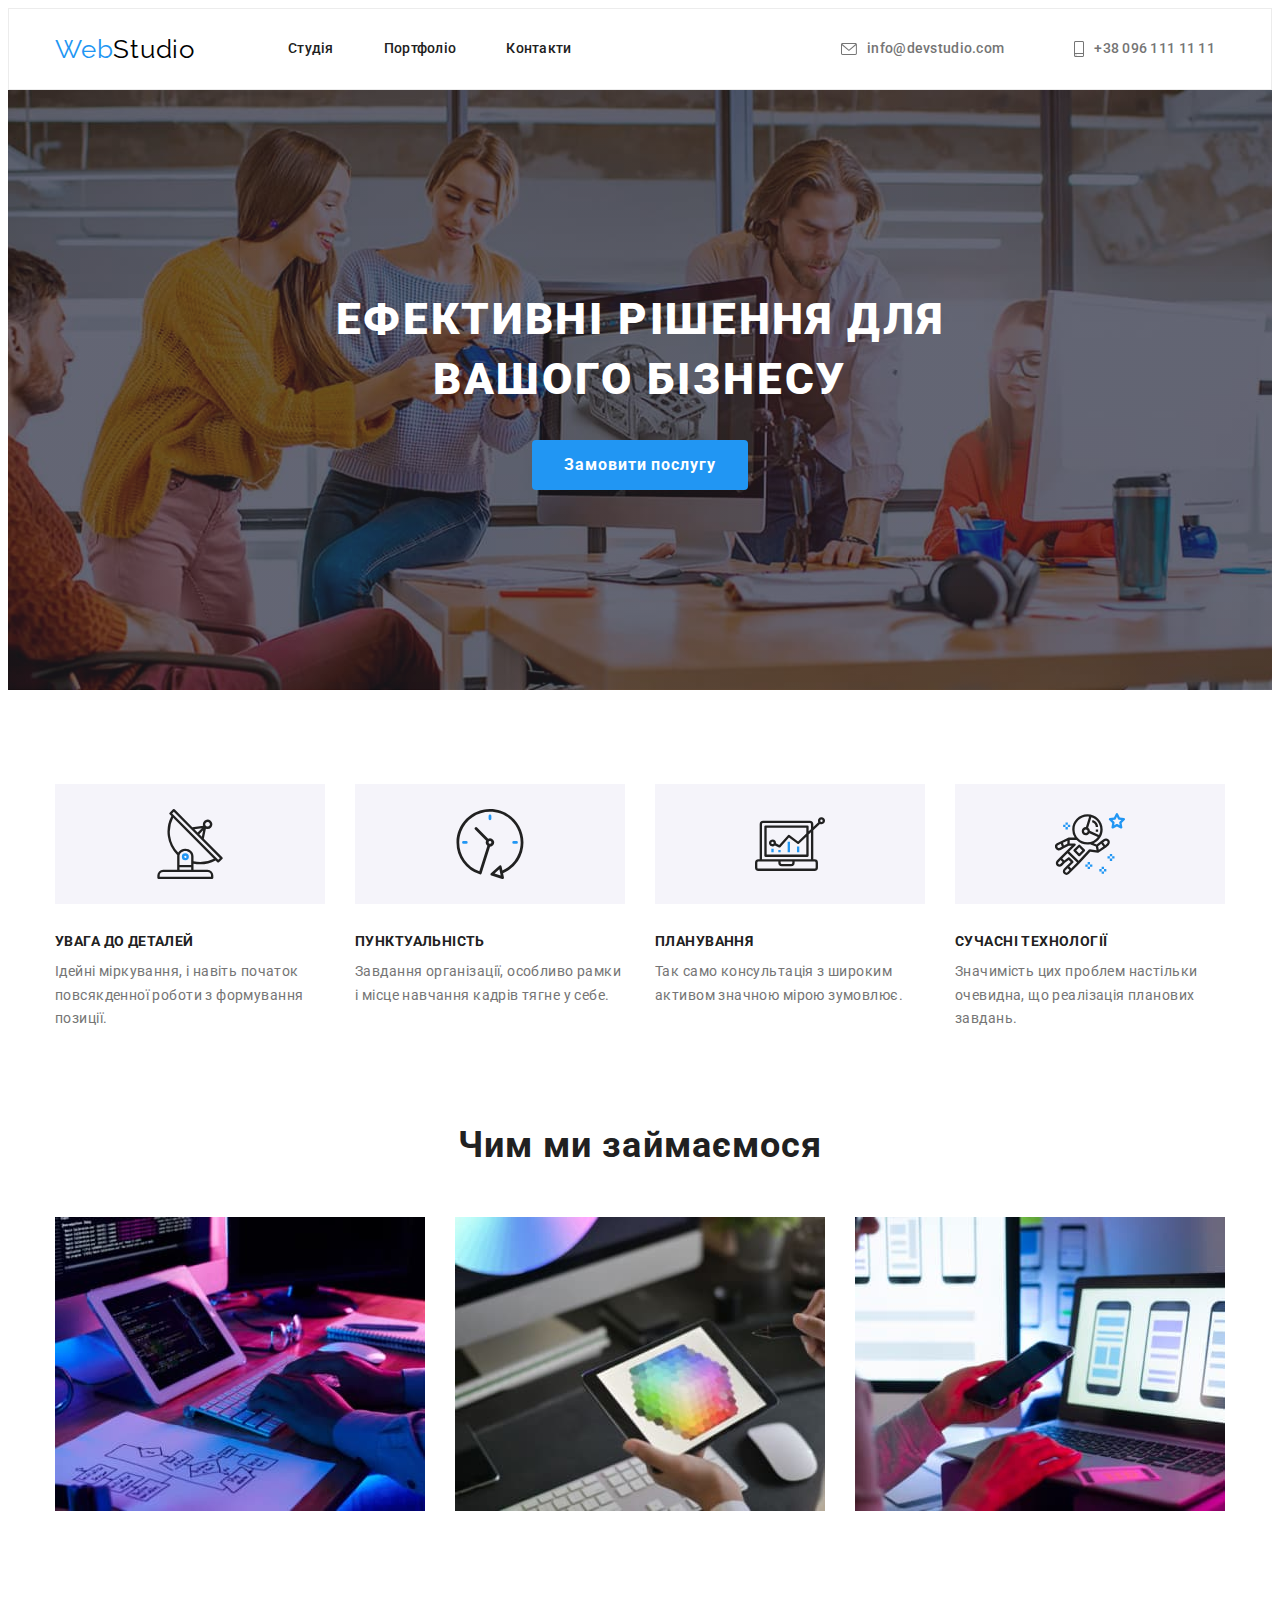
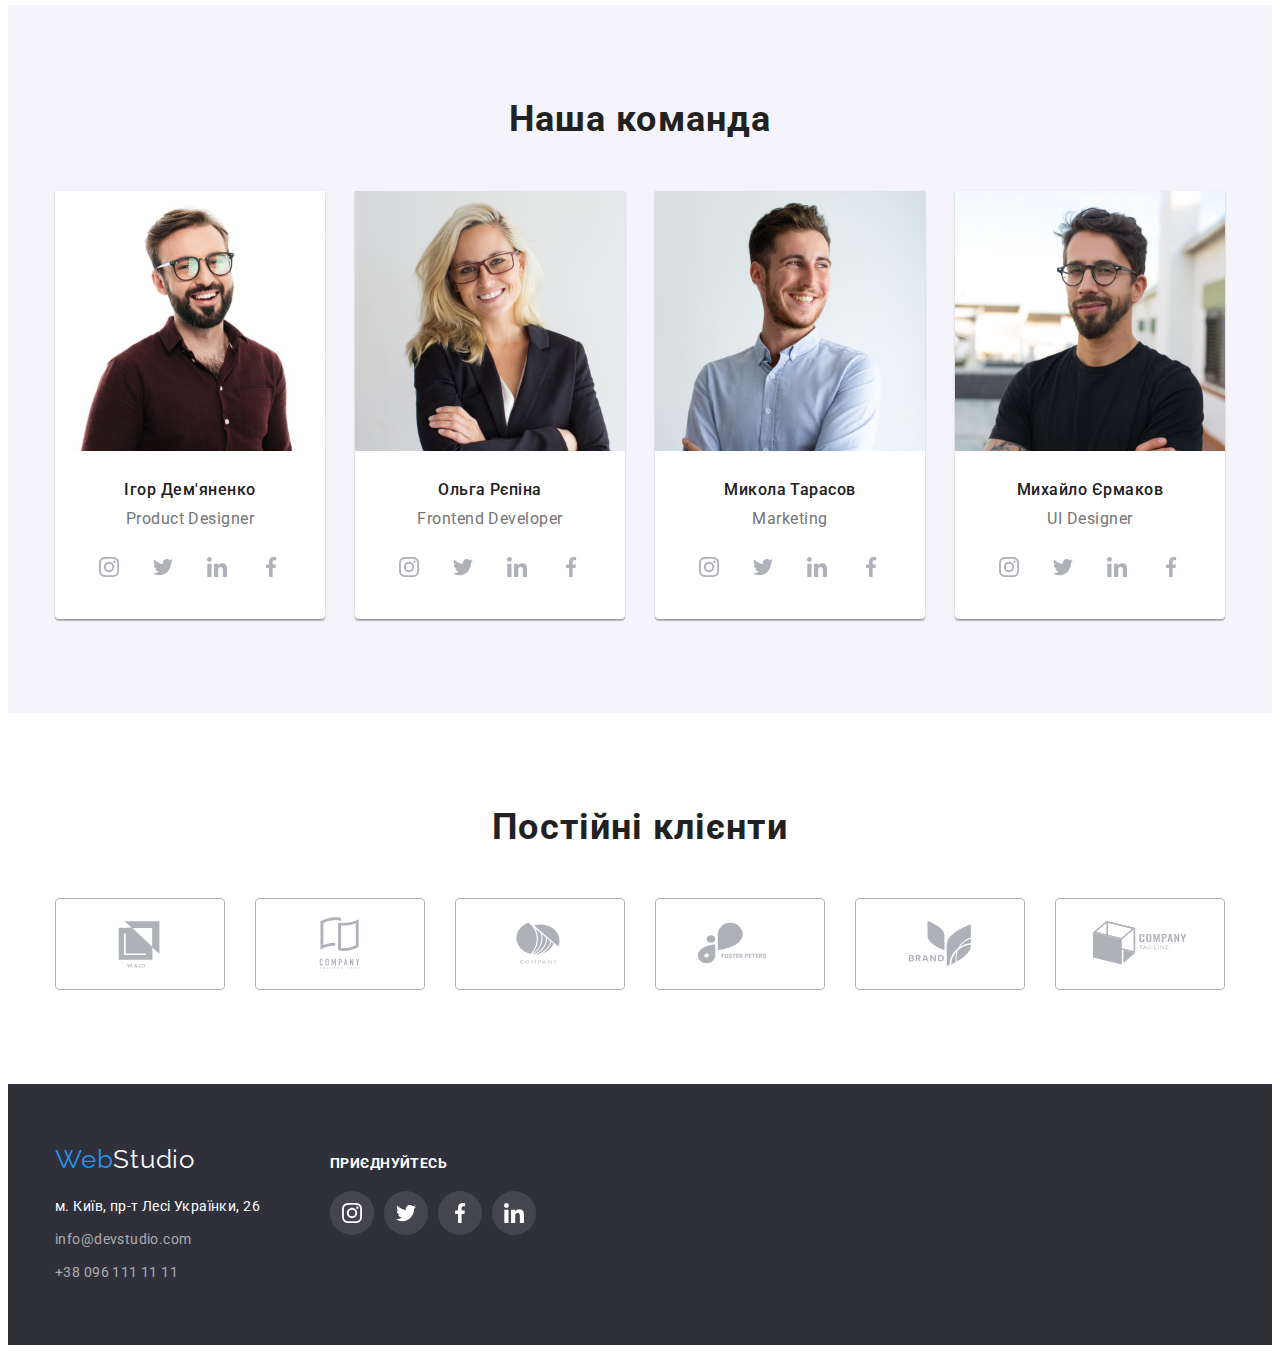
<file: index.html>
<!DOCTYPE html>
<html lang="uk">

<head>
    <meta charset="UTF-8">
    <meta http-equiv="X-UA-Compatible" content="IE=edge">
    <meta name="viewport" content="width=device-width, initial-scale=1.0">
    <title>Document</title>

    <link rel="preconnect" href="https://fonts.googleapis.com">
    <link rel="preconnect" href="https://fonts.gstatic.com" crossorigin>
    <link
        href="https://fonts.googleapis.com/css2?family=Raleway:wght@700&family=Roboto:wght@400;500;700;900&display=swap"
        rel="stylesheet">
    <link rel="stylesheet" href="https://cdnjs.cloudflare.com/ajax/libs/modern-normalize/1.1.0/modern-normalize.min.css"
        integrity="sha512-wpPYUAdjBVSE4KJnH1VR1HeZfpl1ub8YT/NKx4PuQ5NmX2tKuGu6U/JRp5y+Y8XG2tV+wKQpNHVUX03MfMFn9Q=="
        crossorigin="anonymous" referrerpolicy="no-referrer" />
    <link rel="stylesheet" href="./css/styles.css">
</head>

<body>
    <header class="header">
        <div class="container header-container">
            <nav class="navigation">
                <a class="logo header-logo" href="./index.html"> <span class="logo-accent">Web</span>Studio</a>
                <ul class="navigation-list">
                    <li class="navigation-item">
                        <a class="nav-title" href="./index.html">Студія</a>
                    </li>
                    <li class="navigation-item">
                        <a class="nav-title" href="./portfolio.html">Портфоліо </a>
                    </li>
                    <li class="navigation-item">
                        <a class="nav-title" href="#"> Контакти </a>
                    </li>
                </ul>
            </nav>
            <ul class="contact-and-mail">
                <li class="contacts-item">
                    <a class="contacts" href="mailto:info@devstudio.com">

                        <svg class="contact-icon" width="16" height="12">
                            <use href="./images/icons.svg#icon-mail"></use>
                        </svg>
                        info@devstudio.com

                    </a>
                </li>
                <li class="contacts-item">
                    <a class="contacts" href="tel:+380961111111">
                        <svg class="contact-icon" width="10" height="16">
                            <use href="./images/icons.svg#icon-phone"></use>
                        </svg>
                        +38 096 111 11 11</a>
                </li>
            </ul>
        </div>

    </header>

    <main>

        <section class="main">
            <div class="container">
                <h1 class="main-title"> ЕФЕКТИВНІ РІШЕННЯ ДЛЯ <br> ВАШОГО БІЗНЕСУ</h1>
                <button class="main-title-btn" type="button">Замовити послугу</button>
            </div>
        </section>
        <section class="section benefits">
            <div class="container">
                <h2 class="visually-hiden">Основні переваги</h2>
                <ul class="benefits-list">
                    <li class="benefits-list-item">
                        <div class="benefits-item-svg">
                            <svg width="70" height="70">
                                <use href=" ./images/icons.svg#icon-antenna">
                                </use>
                            </svg>
                        </div>
                        <h3 class="benefits-title">УВАГА ДО ДЕТАЛЕЙ</h3>
                        <p class="benefits-subtitle">Ідейні міркування, і навіть початок повсякденної роботи з
                            формування
                            позиції.</p>
                    </li>
                    <li class="benefits-list-item">
                        <div class="benefits-item-svg">
                            <svg width="70" height="70">
                                <use href=" ./images/icons.svg#icon-clock">
                                </use>
                            </svg>
                        </div>
                        <h3 class="benefits-title">ПУНКТУАЛЬНІСТЬ</h3>
                        <p class="benefits-subtitle">Завдання організації, особливо рамки і місце навчання кадрів тягне
                            у
                            себе.</p>
                    </li>
                    <li class="benefits-list-item">
                        <div class="benefits-item-svg">
                            <svg width="70" height="70">
                                <use href=" ./images/icons.svg#icon-diagram">
                                </use>
                            </svg>
                        </div>
                        <h3 class="benefits-title">ПЛАНУВАННЯ</h3>
                        <p class="benefits-subtitle">Так само консультація з широким активом значною мірою зумовлює.</p>
                    </li>
                    <li class="benefits-list-item">
                        <div class="benefits-item-svg">
                            <svg width="70" height="70">
                                <use href=" ./images/icons.svg#icon-astronaut">
                                </use>
                            </svg>
                        </div>
                        <h3 class="benefits-title">СУЧАСНІ ТЕХНОЛОГІЇ</h3>
                        <p class="benefits-subtitle">Значимість цих проблем настільки очевидна, що реалізація планових
                            завдань.</p>
                    </li>
                </ul>
            </div>
        </section>

        <section class="section activity">
            <div class="container">
                <h2 class="section-title">Чим ми займаємося</h2>
                <ul class="activity-list">
                    <li class="activity-list-item">
                        <img src="./images/image-1.jpg" width="370" height="294" alt="Image 1">
                    </li>
                    <li class="activity-list-item">
                        <img src="./images/image-2.jpg" width="370" height="294" alt="Image 2">
                    </li>
                    <li class="activity-list-item">
                        <img src="./images/image-3.jpg" width="370" height="294" alt="Image 3">
                    </li>
                </ul>
            </div>
        </section>
        <section class="section team">
            <div class="container">
                <h2 class="section-title">Наша команда</h2>
                <ul class="team-list">
                    <li class="team-list-item">
                        <img src="./images/ihor-demyanenko.jpg" width="270" height="260" alt="Ihor Demyanenko">
                        <div class="team-name">
                            <h3 class="team-title">Ігор Дем'яненко</h3>
                            <p class="team-subtitle" lang="en">Product Designer</p>
                            <ul class="social-links-list">
                                <li class="social-links-item">
                                    <a class="social-link" href="#" target="_blank" rel="noopener noreferrer">
                                        <svg width="20" height="20">
                                            <use href="./images/icons.svg#icon-instagram"></use>
                                        </svg>
                                    </a>
                                </li>
                                <li class="social-links-item">
                                    <a class="social-link" href="#" target="_blank" rel="noopener noreferrer">
                                        <svg width="20" height="20">
                                            <use href="./images/icons.svg#icon-twitter"></use>
                                        </svg>
                                    </a>
                                </li>
                                <li class="social-links-item">
                                    <a class="social-link" href="#" target="_blank" rel="noopener noreferrer">
                                        <svg width="20" height="20">
                                            <use href="./images/icons.svg#icon-linkedin"></use>
                                        </svg>
                                    </a>
                                </li>
                                <li class="social-links-item">
                                    <a class="social-link" href="#" target="_blank" rel="noopener noreferrer">
                                        <svg width="20" height="20">
                                            <use href="./images/icons.svg#icon-facebook"></use>
                                        </svg>
                                    </a>
                                </li>
                            </ul>
                        </div>
                    </li>

                    <li class="team-list-item"><img src="./images/olga-repina.jpg" width="270" height="260"
                            alt="Olga Repina">
                        <div class="team-name">
                            <h3 class="team-title">Ольга Рєпіна</h3>
                            <p class="team-subtitle" lang="en">Frontend Developer</p>
                            <ul class="social-links-list">
                                <li class="social-links-item">
                                    <a class="social-link" href="#" target="_blank" rel="noopener noreferrer">
                                        <svg width="20" height="20">
                                            <use href="./images/icons.svg#icon-instagram"></use>
                                        </svg>
                                    </a>
                                </li>
                                <li class="social-links-item">
                                    <a class="social-link" href="#" target="_blank" rel="noopener noreferrer">
                                        <svg width="20" height="20">
                                            <use href="./images/icons.svg#icon-twitter"></use>
                                        </svg>
                                    </a>
                                </li>
                                <li class="social-links-item">
                                    <a class="social-link" href="#" target="_blank" rel="noopener noreferrer">
                                        <svg width="20" height="20">
                                            <use href="./images/icons.svg#icon-linkedin"></use>
                                        </svg>
                                    </a>
                                </li>
                                <li class="social-links-item">
                                    <a class="social-link" href="#" target="_blank" rel="noopener noreferrer">
                                        <svg width="20" height="20">
                                            <use href="./images/icons.svg#icon-facebook"></use>
                                        </svg>
                                    </a>
                                </li>
                            </ul>
                        </div>
                    </li>
                    <li class="team-list-item"><img src="./images/mykola-tarasov.jpg" width="270" height="260"
                            alt="Mykola Tarasov">
                        <div class="team-name">
                            <h3 class="team-title">Микола Тарасов</h3>
                            <p class="team-subtitle" lang="en">Marketing</p>
                            <ul class="social-links-list">
                                <li class="social-links-item">
                                    <a class="social-link" href="#" target="_blank" rel="noopener noreferrer">
                                        <svg width="20" height="20">
                                            <use href="./images/icons.svg#icon-instagram"></use>
                                        </svg>
                                    </a>
                                </li>
                                <li class="social-links-item">
                                    <a class="social-link" href="#" target="_blank" rel="noopener noreferrer">
                                        <svg width="20" height="20">
                                            <use href="./images/icons.svg#icon-twitter"></use>
                                        </svg>
                                    </a>
                                </li>
                                <li class="social-links-item">
                                    <a class="social-link" href="#" target="_blank" rel="noopener noreferrer">
                                        <svg width="20" height="20">
                                            <use href="./images/icons.svg#icon-linkedin"></use>
                                        </svg>
                                    </a>
                                </li>
                                <li class="social-links-item">
                                    <a class="social-link" href="#" target="_blank" rel="noopener noreferrer">
                                        <svg width="20" height="20">
                                            <use href="./images/icons.svg#icon-facebook"></use>
                                        </svg>
                                    </a>
                                </li>
                            </ul>
                        </div>
                    </li>
                    <li class="team-list-item"><img src="./images/mykhailo-yermakov.jpg" width="270" height="260"
                            alt="Mykhailo Yermakov">
                        <div class="team-name">
                            <h3 class="team-title">Михайло Єрмаков</h3>
                            <p class="team-subtitle" lang="en">UI Designer</p>
                            <ul class="social-links-list">
                                <li class="social-links-item">
                                    <a class="social-link" href="#" target="_blank" rel="noopener noreferrer">
                                        <svg width="20" height="20">
                                            <use href="./images/icons.svg#icon-instagram"></use>
                                        </svg>
                                    </a>
                                </li>
                                <li class="social-links-item">
                                    <a class="social-link" href="#" target="_blank" rel="noopener noreferrer">
                                        <svg width="20" height="20">
                                            <use href="./images/icons.svg#icon-twitter"></use>
                                        </svg>
                                    </a>
                                </li>
                                <li class="social-links-item">
                                    <a class="social-link" href="#" target="_blank" rel="noopener noreferrer">
                                        <svg width="20" height="20">
                                            <use href="./images/icons.svg#icon-linkedin"></use>
                                        </svg>
                                    </a>
                                </li>
                                <li class="social-links-item">
                                    <a class="social-link" href="#" target="_blank" rel="noopener noreferrer">
                                        <svg width="20" height="20">
                                            <use href="./images/icons.svg#icon-facebook"></use>
                                        </svg>
                                    </a>
                                </li>
                            </ul>
                        </div>
                    </li>
                </ul>

            </div>
        </section>
        <section class="clients">
            <div class="container">
                <h2 class="section-title">Постійні клієнти</h2>
                <ul class="clients-list">
                    <li class="clients-item">
                        <a class="clients-link" href="#" target="_blank" rel="noopener noreferrer">
                            <svg width="106" height="60">
                                <use href="./images/icons.svg#icon-client-1"></use>
                            </svg>
                        </a>
                    </li>
                    <li class="clients-item">
                        <a class="clients-link" href="#" target="_blank" rel="noopener noreferrer">
                            <svg width="106" height="60">
                                <use href="./images/icons.svg#icon-client-2"></use>
                            </svg>
                        </a>
                    </li>
                    <li class="clients-item">
                        <a class="clients-link" href="#" target="_blank" rel="noopener noreferrer">
                            <svg width="106" height="60">
                                <use href="./images/icons.svg#icon-client-3"></use>
                            </svg>
                        </a>
                    </li>
                    <li class="clients-item">
                        <a class="clients-link" href="#" target="_blank" rel="noopener noreferrer">
                            <svg width="106" height="60">
                                <use href="./images/icons.svg#icon-client-4"></use>
                            </svg>
                        </a>
                    </li>
                    <li class="clients-item">
                        <a class="clients-link" href="#" target="_blank" rel="noopener noreferrer">
                            <svg width="106" height="60">
                                <use href="./images/icons.svg#icon-client-5"></use>
                            </svg>
                        </a>
                    </li>
                    <li class="clients-item">
                        <a class="clients-link" href="#" target="_blank" rel="noopener noreferrer">
                            <svg width="106" height="60">
                                <use href="./images/icons.svg#icon-client-6"></use>
                            </svg>
                        </a>
                    </li>

                </ul>

            </div>
        </section>
    </main>

    <footer class="footer">
        <div class="container footer-wrap">
            <div class="footer-adress">
                <a class="logo footer-logo" href="#"> <span class="logo-accent">Web</span><span
                        class="footer-logo-accent">Studio</span>
                </a>
                <address>
                    <ul class="footer-list">
                        <li class="footer-list-item">
                            <a class="footer-link-adress" href="https://goo.gl/maps/ghBAab6zFuzKiSz66" target="_blank"
                                rel="noopener noreferrer">м. Київ,
                                пр-т Лесі Українки, 26</a>
                        </li>
                        <li class="footer-list-item">
                            <a class="footer-link-adress footer-contact"
                                href="mailto:info@devstudio.com">info@devstudio.com</a>
                        </li>
                        <li class="footer-list-item">
                            <a class="footer-link-adress footer-contact" href="tel:+380961111111"> +38 096 111 11 11
                            </a>
                        </li>
                    </ul>
            </div>
            <div class="footer-soc-links">
                <span class="footer-text">ПРИЄДНУЙТЕСЬ</span>
                <ul class="footer-soc-link-list">
                    <li class="footer-soc-link-item">
                        <a class="footer-social-link" href="#" target="_blank" rel="noopener noreferrer">
                            <svg width="20" height="20">
                                <use href="./images/icons.svg#icon-instagram"></use>
                            </svg>
                        </a>
                    </li>
                    <li class="footer-soc-link-item">
                        <a class="footer-social-link" href="#" target="_blank" rel="noopener noreferrer">
                            <svg width="20" height="20">
                                <use href="./images/icons.svg#icon-twitter"></use>
                            </svg>
                        </a>
                    </li>
                    <li class="footer-soc-link-item">
                        <a class="footer-social-link" href="#" target="_blank" rel="noopener noreferrer">
                            <svg width="20" height="20">
                                <use href="./images/icons.svg#icon-facebook"></use>
                            </svg>
                        </a>
                    </li>
                    <li class="footer-soc-link-item">
                        <a class="footer-social-link" href="#" target="_blank" rel="noopener noreferrer">
                            <svg width="20" height="20">
                                <use href="./images/icons.svg#icon-linkedin"></use>
                            </svg>
                        </a>
                    </li>
                </ul>
            </div>
        </div>
        </address>
    </footer>

</body>

</html>
</file>
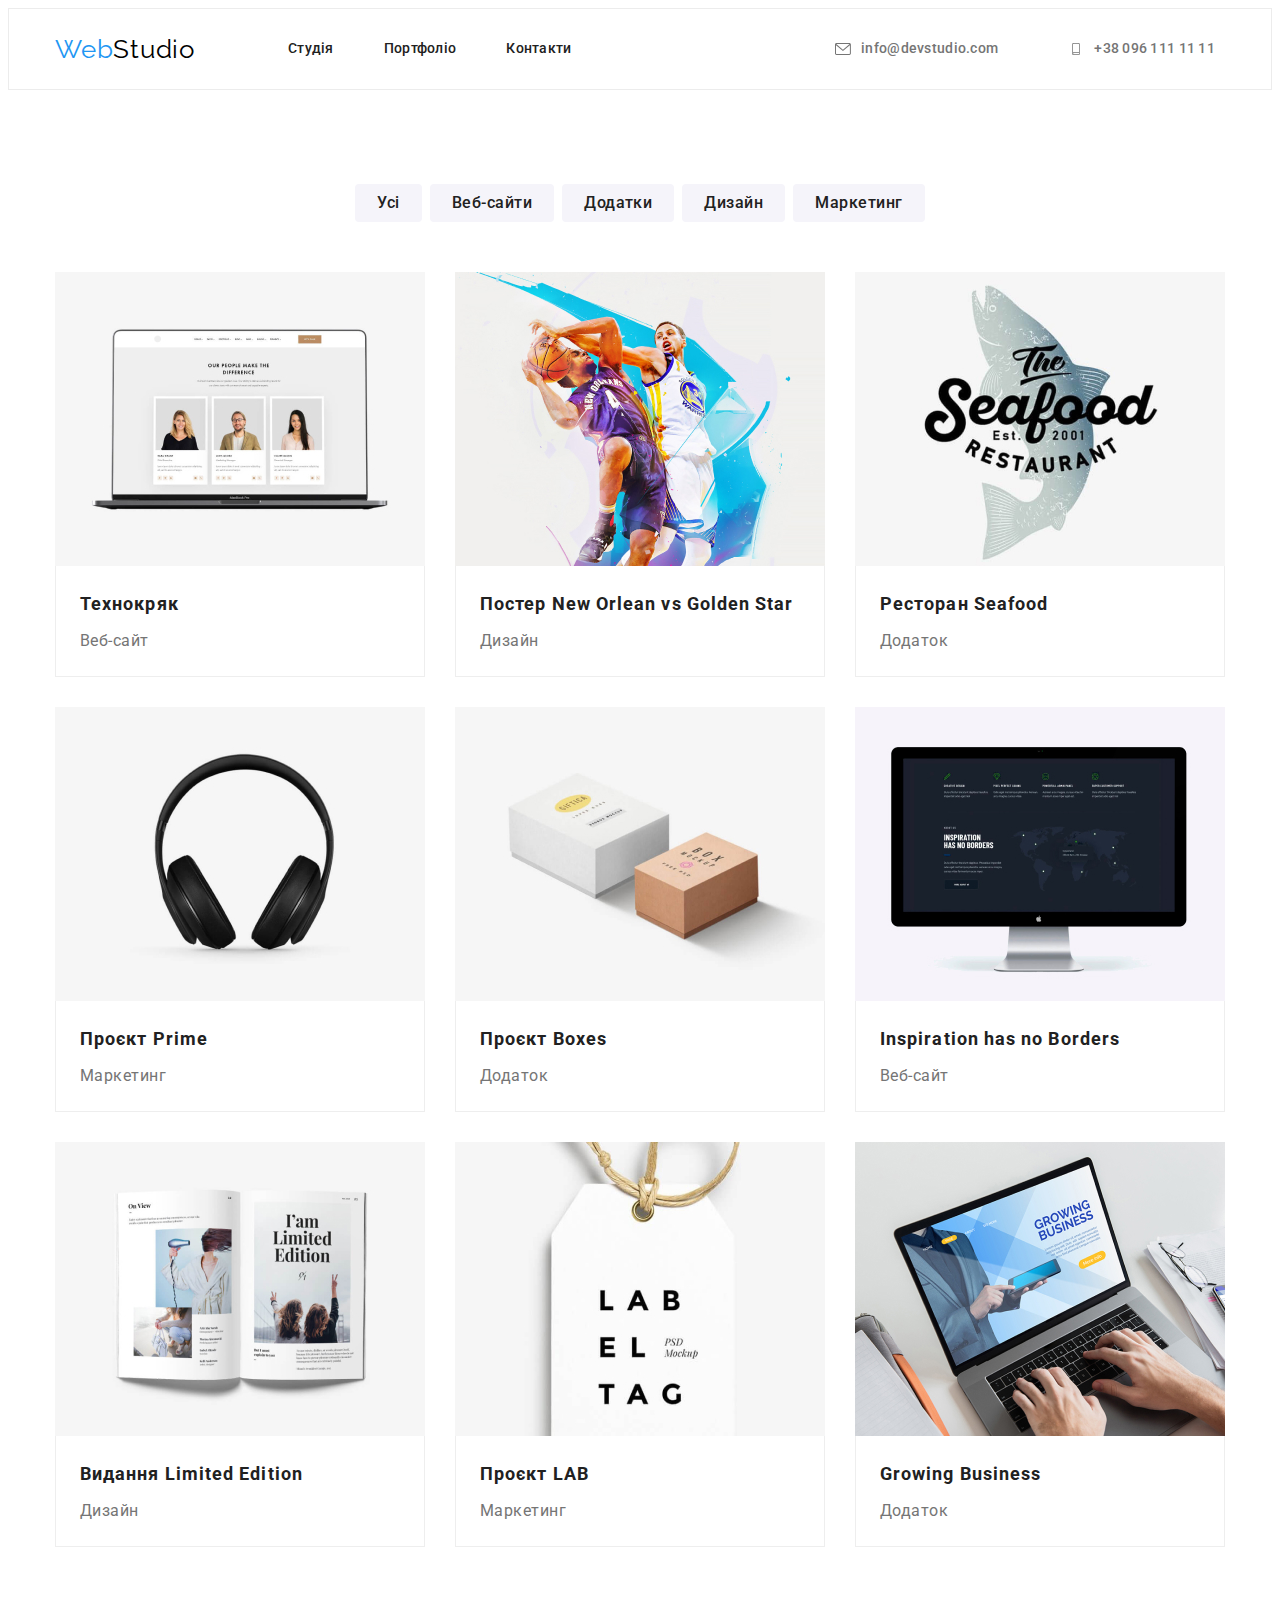
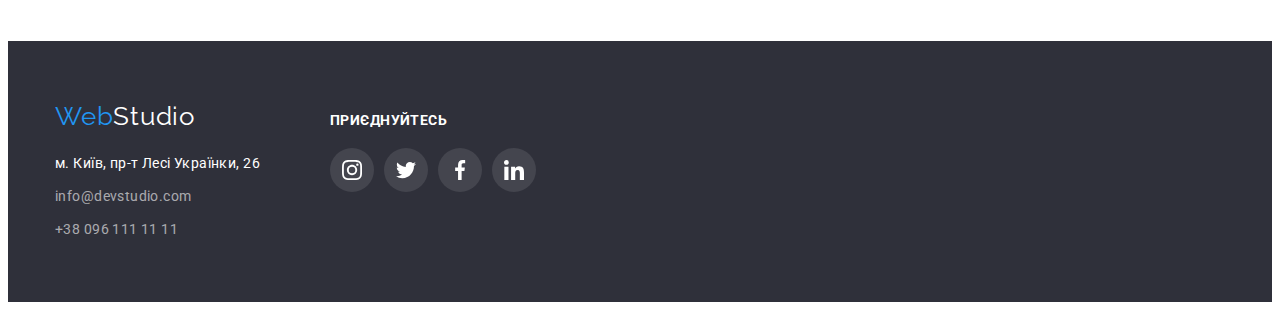
<file: portfolio.html>
<!DOCTYPE html>
<html lang="uk">

<head>
    <meta charset="UTF-8">
    <meta http-equiv="X-UA-Compatible" content="IE=edge">
    <meta name="viewport" content="width=device-width, initial-scale=1.0">
    <title>Document</title>
    <link rel="preconnect" href="https://fonts.googleapis.com">
    <link rel="preconnect" href="https://fonts.gstatic.com" crossorigin>
    <link href="https://fonts.googleapis.com/css2?family=Raleway:wght@700&family=Roboto:wght@400;500;700&display=swap"
        rel="stylesheet">
    <link rel="stylesheet" href="https://cdnjs.cloudflare.com/ajax/libs/modern-normalize/1.1.0/modern-normalize.min.css"
        integrity="sha512-wpPYUAdjBVSE4KJnH1VR1HeZfpl1ub8YT/NKx4PuQ5NmX2tKuGu6U/JRp5y+Y8XG2tV+wKQpNHVUX03MfMFn9Q=="
        crossorigin="anonymous" referrerpolicy="no-referrer" />
    <link rel="stylesheet" href="./css/styles.css">
</head>

<body>
    <header class="header">
        <div class="container header-container">
            <nav class="navigation">
                <a class="logo header-logo" href="./index.html"> <span class="logo-accent">Web</span>Studio</a>
                <ul class="navigation-list">
                    <li class="navigation-item">
                        <a class="nav-title" href="./index.html">Студія</a>
                    </li>
                    <li class="navigation-item">
                        <a class="nav-title" href="./portfolio.html">Портфоліо </a>
                    </li>
                    <li class="navigation-item">
                        <a class="nav-title" href="#"> Контакти </a>
                    </li>
                </ul>
            </nav>
            <ul class="contact-and-mail">
                <li class="contacts-item">
                    <a class="contacts" href="mailto:info@devstudio.com">

                        <svg class="contact-icon" width="16" height="12">
                            <use href="./images/icons.svg#icon-mail"></use>
                        </svg>
                        info@devstudio.com

                    </a>
                </li>
                <li class="contacts-item">
                    <a class="contacts" href="tel:+380961111111">
                        <svg class="contact-icon" width="16" height="12">
                            <use href="./images/icons.svg#icon-phone"></use>
                        </svg>
                        +38 096 111 11 11</a>
                </li>
            </ul>
        </div>

    </header>

    <main>
        <section class="section portfolio">
            <div class="container">
                <h1 class="visually-hiden"> Наші роботи </h1>
                <ul class="portfolio-btn-list">
                    <li>
                        <button class="portfolio-btn" type="button">Усі</button>
                    </li>
                    <li>
                        <button class="portfolio-btn" type="button">Веб-сайти</button>
                    </li>
                    <li>
                        <button class="portfolio-btn" type="button">Додатки</button>
                    </li>
                    <li>
                        <button class="portfolio-btn" type="button">Дизайн</button>
                    </li>
                    <li>
                        <button class="portfolio-btn" type="button">Маркетинг</button>
                    </li>
                </ul>

                <ul class="portfolio-projects">
                    <li class="portfolio-projects-item">
                        <a class="portfolio-project-link" href="">
                            <img src="./images/portfolio/technokryak.jpg" width="370" height="294" alt="Technokryak">
                            <div class="portfolio-text-wrap">
                                <h2 class="portfolio-title">Технокряк</h2>
                                <p class="portfolio-subtitle">Веб-сайт</p>
                            </div>
                        </a>
                    </li>
                    <li class="portfolio-projects-item">
                        <a class="portfolio-project-link" href="">
                            <img src="./images/portfolio/poster.jpg" width="370" height="294" alt="Poster">
                            <div class="portfolio-text-wrap">
                                <h2 class="portfolio-title">Постер New Orlean vs Golden Star</h2>
                                <p class="portfolio-subtitle">Дизайн</p>

                            </div>
                        </a>
                    </li>
                    <li class="portfolio-projects-item">
                        <a class="portfolio-project-link" href="">
                            <img src="./images/portfolio/seafood.jpg" width="370" height="294" alt="Seafood">
                            <div class="portfolio-text-wrap">
                                <h2 class="portfolio-title">Ресторан Seafood</h2>
                                <p class="portfolio-subtitle">Додаток</p>

                            </div>
                        </a>
                    </li>
                    <li class="portfolio-projects-item">
                        <a class="portfolio-project-link" href="">
                            <img src="./images/portfolio/prime.jpg" width="370" height="294" alt="Prime">
                            <div class="portfolio-text-wrap">
                                <h2 class="portfolio-title">Проєкт Prime</h2>
                                <p class="portfolio-subtitle">Маркетинг</p>

                            </div>
                        </a>
                    </li>
                    <li class="portfolio-projects-item">
                        <a class="portfolio-project-link" href="">
                            <img src="./images/portfolio/boxes.jpg" width="370" height="294" alt="Boxes">
                            <div class="portfolio-text-wrap">
                                <h2 class="portfolio-title">Проєкт Boxes</h2>
                                <p class="portfolio-subtitle">Додаток</p>

                            </div>
                        </a>
                    </li>
                    <li class="portfolio-projects-item">
                        <a class="portfolio-project-link" href="">
                            <img src="./images/portfolio/inspiration.jpg" width="370" height="294" alt="Inspiration">
                            <div class="portfolio-text-wrap">
                                <h2 class="portfolio-title">Inspiration has no Borders</h2>
                                <p class="portfolio-subtitle">Веб-сайт</p>

                            </div>
                        </a>
                    </li>
                    <li class="portfolio-projects-item">
                        <a class="portfolio-project-link" href="">
                            <img src="./images/portfolio/limited-edition.jpg" width="370" height="294"
                                alt="Limited-Edition">
                            <div class="portfolio-text-wrap">
                                <h2 class="portfolio-title">Видання Limited Edition</h2>
                                <p class="portfolio-subtitle">Дизайн</p>

                            </div>
                        </a>
                    </li>
                    <li class="portfolio-projects-item">
                        <a class="portfolio-project-link" href="">
                            <img src="./images/portfolio/lab.jpg" width="370" height="294" alt="LAB">
                            <div class="portfolio-text-wrap">
                                <h2 class="portfolio-title">Проєкт LAB</h2>
                                <p class="portfolio-subtitle">Маркетинг</p>

                            </div>
                        </a>
                    </li>
                    <li class="portfolio-projects-item">
                        <a class="portfolio-project-link" href="">
                            <img src="./images/portfolio/growing-business.jpg" width="370" height="294"
                                alt="Growing-Business">
                            <div class="portfolio-text-wrap">
                                <h2 class="portfolio-title">Growing Business</h2>
                                <p class="portfolio-subtitle">Додаток</p>

                            </div>
                        </a>
                    </li>
                </ul>
            </div>
        </section>

    </main>

    <footer class="footer">
        <div class="container footer-wrap">
            <div class="footer-adress">
                <a class="logo footer-logo" href="#"> <span class="logo-accent">Web</span><span
                        class="footer-logo-accent">Studio</span>
                </a>
                <address>
                    <ul class="footer-list">
                        <li class="footer-list-item">
                            <a class="footer-link-adress" href="https://goo.gl/maps/ghBAab6zFuzKiSz66" target="_blank"
                                rel="noopener noreferrer">м. Київ,
                                пр-т Лесі Українки, 26</a>
                        </li>
                        <li class="footer-list-item">
                            <a class="footer-link-adress footer-contact"
                                href="mailto:info@devstudio.com">info@devstudio.com</a>
                        </li>
                        <li class="footer-list-item">
                            <a class="footer-link-adress footer-contact" href="tel:+380961111111"> +38 096 111 11 11
                            </a>
                        </li>
                    </ul>
            </div>
            <div class="footer-soc-links">
                <span class="footer-text">ПРИЄДНУЙТЕСЬ</span>
                <ul class="footer-soc-link-list">
                    <li class="footer-soc-link-item">
                        <a class="footer-social-link" href="#" target="_blank" rel="noopener noreferrer">
                            <svg width="20" height="20">
                                <use href="./images/icons.svg#icon-instagram"></use>
                            </svg>
                        </a>
                    </li>
                    <li class="footer-soc-link-item">
                        <a class="footer-social-link" href="#" target="_blank" rel="noopener noreferrer">
                            <svg width="20" height="20">
                                <use href="./images/icons.svg#icon-twitter"></use>
                            </svg>
                        </a>
                    </li>
                    <li class="footer-soc-link-item">
                        <a class="footer-social-link" href="#" target="_blank" rel="noopener noreferrer">
                            <svg width="20" height="20">
                                <use href="./images/icons.svg#icon-facebook"></use>
                            </svg>
                        </a>
                    </li>
                    <li class="footer-soc-link-item">
                        <a class="footer-social-link" href="#" target="_blank" rel="noopener noreferrer">
                            <svg width="20" height="20">
                                <use href="./images/icons.svg#icon-linkedin"></use>
                            </svg>
                        </a>
                    </li>
                </ul>
            </div>
        </div>
        </address>
    </footer>

</body>

</html>
</file>
<file: css/styles.css>
*,
*::before,
*::after {
  box-sizing: border-box;
}

:root {
  --white-color: #ffffff;
  --main-title-color: #212121;
  --main-text-color: #757575;
  --main-blue-color: #2196f3;
  --main-fill-color: #afb1b8;
  --fist-background-color: #ffffff;
  --second-background-color: #f5f4fa;
  --footer-background-color: #2f303a;
  --border-color: #eeeeee;
  --background-item-color: #f5f4fa;
  --team-card-shadow: 0px 1px 3px rgba(0, 0, 0, 0.12),
    0px 1px 1px rgba(0, 0, 0, 0.14), 0px 2px 1px rgba(0, 0, 0, 0.2);
}

body {
  background-color: var(--fist-background-color);
  color: var(--main-text-color);
  font-family: "Roboto", sans-serif;
  font-style: normal;
  font-size: 14px;
  letter-spacing: 0.03em;
}
ul {
  list-style: none;
  margin: 0;
  padding: 0;
}
h1,
h2,
h3,
h4,
h5,
h6,
p {
  margin: 0;
}
img {
  display: block;
}

a {
  text-decoration: none;
}
.container {
  width: 1200px;
  padding-right: 15px;
  padding-left: 15px;
  margin: 0 auto;
}
/* Header */
.header {
  border: 1px solid #ececec;
}
.header-container {
  display: flex;
  align-items: center;
}
.navigation {
  margin-right: auto;
  display: flex;
  align-items: center;
}
.main-nav {
  display: flex;
}
.logo {
  font-family: "Raleway";
  font-size: 26px;
  line-height: 1.19;
  letter-spacing: 0.03em;
  color: #000000;
}
.header-logo {
  margin-right: 93px;
}
.logo-accent {
  color: var(--main-blue-color);
}
.navigation-list {
  display: flex;
  gap: 50px;
}
.navigation-item {
  display: flex;
  gap: 50px;
}

.nav-title {
  display: inline-block;
  padding-top: 32px;
  padding-bottom: 32px;
  font-weight: 500;
  font-size: 14px;
  line-height: 1.14;
  letter-spacing: 0.02em;
  color: var(--main-title-color);
}
.nav-title:hover,
.nav-title:focus,
.contacts:hover,
.contacts:focus,
.footer-contact:hover,
.footer-contact:focus {
  color: var(--main-blue-color);
}
.contact-and-mail {
  display: flex;
  gap: 50px;
}

.contacts {
  display: flex;
  align-items: center;
  font-weight: 500;
  font-size: 14px;
  line-height: 1.14;
  letter-spacing: 0.02em;
  color: var(--main-text-color);
}
.contact-icon {
  fill: currentColor;
  margin-right: 10px;
}

.contacts-item {
  display: inline-block;
  padding: 10px;
}
/* .contacts-item + .contacts-item {
  margin-left: 50px;
} */
/* Main */
.main {
  background-image: linear-gradient(
      rgba(47, 48, 58, 0.4),
      rgba(47, 48, 58, 0.4)
    ),
    url(../images/bg-image.jpg);
  background-repeat: no-repeat;
  background-position: center;
  background-size: cover;
  padding-top: 200px;
  padding-bottom: 200px;
  max-width: 1600px;
  margin: 0 auto;
}

.main-title {
  margin-bottom: 30px;
  margin-top: 0;
  color: var(--white-color);
  font-weight: 900;
  font-size: 44px;
  line-height: 1.36;
  text-align: center;
  letter-spacing: 0.06em;
  text-transform: uppercase;
}

.main-title-btn {
  min-width: 216px;
  min-height: 50px;
  font-family: inherit;
  background: var(--main-blue-color);
  font-weight: 700;
  font-size: 16px;
  line-height: 1.88;
  display: block;
  margin: 0 auto;
  align-items: center;
  text-align: center;
  letter-spacing: 0.06em;
  color: var(--white-color);
  cursor: pointer;
  border: 0;
  border-radius: 4px;
}
.main-title-btn:hover,
.main-title-btn:focus {
  background: #188ce8;
}
.section {
  padding-top: 94px;
  padding-bottom: 94px;
}
/* Benefits */

.visually-hiden {
  position: absolute;
  white-space: nowrap;
  width: 1px;
  height: 1px;
  overflow: hidden;
  border: 0;
  padding: 0;
  clip: rect(0 0 0 0);
  clip-path: inset(50%);
  margin: -1px;
}

.benefits-list {
  display: flex;
  gap: 30px;
}
.benefits-list-item {
  width: calc((100% - 90px) / 4);
}

/* example with before */

/* .benefits-list-item::before {
  display: block;
  content: '';
  height: 120px;
  background-image: url(../images/antenna.png);
  background-repeat: no-repeat;
  background-position: center;
  background-size: 70px 70px;
  border-color: #F5F4FA;
} */
.benefits-item-svg {
  display: flex;
  margin-bottom: 30px;
  height: 120px;
  justify-content: center;
  align-items: center;
  background-color: var(--background-item-color);
}

.benefits-title {
  font-size: 14px;
  font-weight: 700;
  line-height: 1.14;
  letter-spacing: 0.03em;
  text-transform: uppercase;
  color: var(--main-title-color);
  margin-bottom: 10px;
}
.benefits-subtitle {
  font-size: 14px;
  line-height: 1.71;
  letter-spacing: 0.03em;
  color: var(--main-text-color);
}
/* Activity */
.activity {
  padding-top: 0;
  padding-bottom: 94px;
}
.activity-list {
  display: flex;
  gap: 30px;
}
.activity-list-item {
  width: calc((100%-60px) / 3);
}

.section-title {
  font-size: 36px;
  font-weight: 700;
  line-height: 1.16;
  text-align: center;
  letter-spacing: 0.03em;
  color: var(--main-title-color);
  margin-bottom: 50px;
}
/* Team */

.team {
  background-color: var(--second-background-color);
}
.team-list {
  display: flex;
  gap: 30px;
}
.team-list-item {
  width: calc((100% - 90px) / 4);
  background-color: var(--white-color);
  box-shadow: var(--team-card-shadow);
  border-radius: 0px 0px 4px 4px;
}
.team-name {
  padding-top: 30px;
  padding-bottom: 30px;
}
.team-title {
  font-size: 16px;
  font-weight: 500;
  line-height: 1.18;
  text-align: center;
  letter-spacing: 0.03em;
  color: var(--main-title-color);
  margin-bottom: 10px;
}
.team-subtitle {
  font-weight: 400;
  font-size: 16px;
  line-height: 1.18;
  text-align: center;
  letter-spacing: 0.03em;
  color: var(--main-text-color);
}
.social-links-list {
  display: flex;
  justify-content: center;
  gap: 10px;
}
.social-links-item {
  width: 206px;
  height: 44px;
  margin-top: 16px;
  flex-basis: content;
}
.social-link {
  width: 44px;
  height: 44px;
  display: flex;
  align-items: center;
  justify-content: center;
  fill: var(--main-fill-color);
  border-radius: 50%;
  background-color: var(--fist-background-color);
}
/* flex-basis: calc((100% - (5 * 10px)) / 6); */
.social-link:hover,
.social-link:focus {
  background-color: var(--main-blue-color);
  fill: var(--white-color);
}
/* 
width: 100%;
height: 100%;
background-color: tomato;
border-radius: 50%;
display: flex;
align-items: center;
justify-content: center;
fill: #ffffff; */

/* Clients */
.clients {
  padding-top: 94px;
  padding-bottom: 94px;
}
.clients-list {
  display: flex;
  gap: 30px;
  justify-content: center;
}
.clients-item {
  width: calc((100% - (5 * 30px)) / 6);
  height: 92px;
}
.clients-link {
  width: 100%;
  height: 100%;
  border: 1px solid var(--main-fill-color);
  border-radius: 4px;
  display: flex;
  align-items: center;
  justify-content: center;
  fill: var(--main-fill-color);
}
.clients-link:hover,
.clients-link:focus {
  fill: var(--main-blue-color);
  border: 1px solid var(--main-blue-color);
}
/* Footer */
.footer {
  background-color: var(--footer-background-color);
  padding-top: 60px;
  padding-bottom: 60px;
}
.footer-wrap {
  display: flex;
  align-items: baseline;
}
.footer-logo {
  display: inline-block;
  margin-bottom: 20px;
}
.footer-logo-accent {
  color: var(--white-color);
}

.footer-list-item:not(:last-child) {
  margin-bottom: 9px;
}
.footer-link-adress {
  font-style: normal;
  font-size: 14px;
  line-height: 1.71;
  letter-spacing: 0.03em;
  color: var(--white-color);
}

.footer-contact {
  color: rgba(255, 255, 255, 0.6);
}
.footer-soc-links {
  max-width: 206px;
  min-height: 80px;
  margin-left: 70px;
}
.footer-text {
  display: inline-block;
  font-weight: 700;
  font-size: 14px;
  line-height: 1, 14;
  letter-spacing: 0.03em;
  text-transform: uppercase;
  color: var(--white-color);
}
.footer-soc-link-list {
  display: flex;
  justify-content: center;
  gap: 10px;
}
.footer-soc-link-item {
  width: 206px;
  height: 44px;
  margin-top: 20px;
  flex-basis: content;
  /* flex-basis: calc((100% - (3 * 10px)) / 4); */
}
.footer-social-link {
  width: 44px;
  height: 44px;
  display: flex;
  align-items: center;
  justify-content: center;
  fill: var(--white-color);
  border-radius: 50%;
  background-color: rgba(255, 255, 255, 0.1);
}
.footer-social-link:hover,
.footer-social-link:focus {
  background-color: var(--main-blue-color);
}
/* Portfolio */

.portfolio-btn-list {
  display: flex;
  gap: 8px;
  justify-content: center;
  margin-bottom: 50px;
}
.portfolio-btn {
  font-family: inherit;
  font-weight: 500;
  font-size: 16px;
  line-height: 1.63;
  text-align: center;
  letter-spacing: 0.03em;
  color: var(--main-title-color);
  background: #f5f4fa;
  cursor: pointer;
  border: 0;
  padding-top: 6px;
  padding-bottom: 6px;
  padding-left: 22px;
  padding-right: 22px;
  border-radius: 4px;
}
.portfolio-btn:focus,
.portfolio-btn:hover {
  color: var(--white-color);
  background: var(--main-blue-color);
  box-shadow: 0px 3px 1px rgba(0, 0, 0, 0.1), 0px 1px 2px rgba(0, 0, 0, 0.08),
    0px 2px 2px rgba(0, 0, 0, 0.12);
}
.portfolio-title {
  font-weight: 700;
  font-size: 18px;
  line-height: 2;
  letter-spacing: 0.06em;
  color: var(--main-title-color);
  margin-bottom: 4px;
}
.portfolio-subtitle {
  font-weight: 400;
  font-size: 16px;
  line-height: 1.88;
  letter-spacing: 0.03em;
  color: var(--main-text-color);
}
.portfolio-projects {
  display: flex;
  flex-wrap: wrap;
  gap: 30px;
}
.portfolio-projects-item {
  width: calc((100% - 60px) / 3);
}
.portfolio-project-link {
  display: block;
}
.portfolio-project-link:hover,
.portfolio-project-link:focus {
  box-shadow: 0px 1px 1px rgba(0, 0, 0, 0.12), 0px 4px 4px rgba(0, 0, 0, 0.06),
    1px 4px 6px rgba(0, 0, 0, 0.16);
}

.portfolio-text-wrap {
  padding-top: 20px;
  padding-right: 24px;
  padding-bottom: 20px;
  padding-left: 24px;
  border: 1px solid var(--border-color);
  border-top: none;
}
</file>
